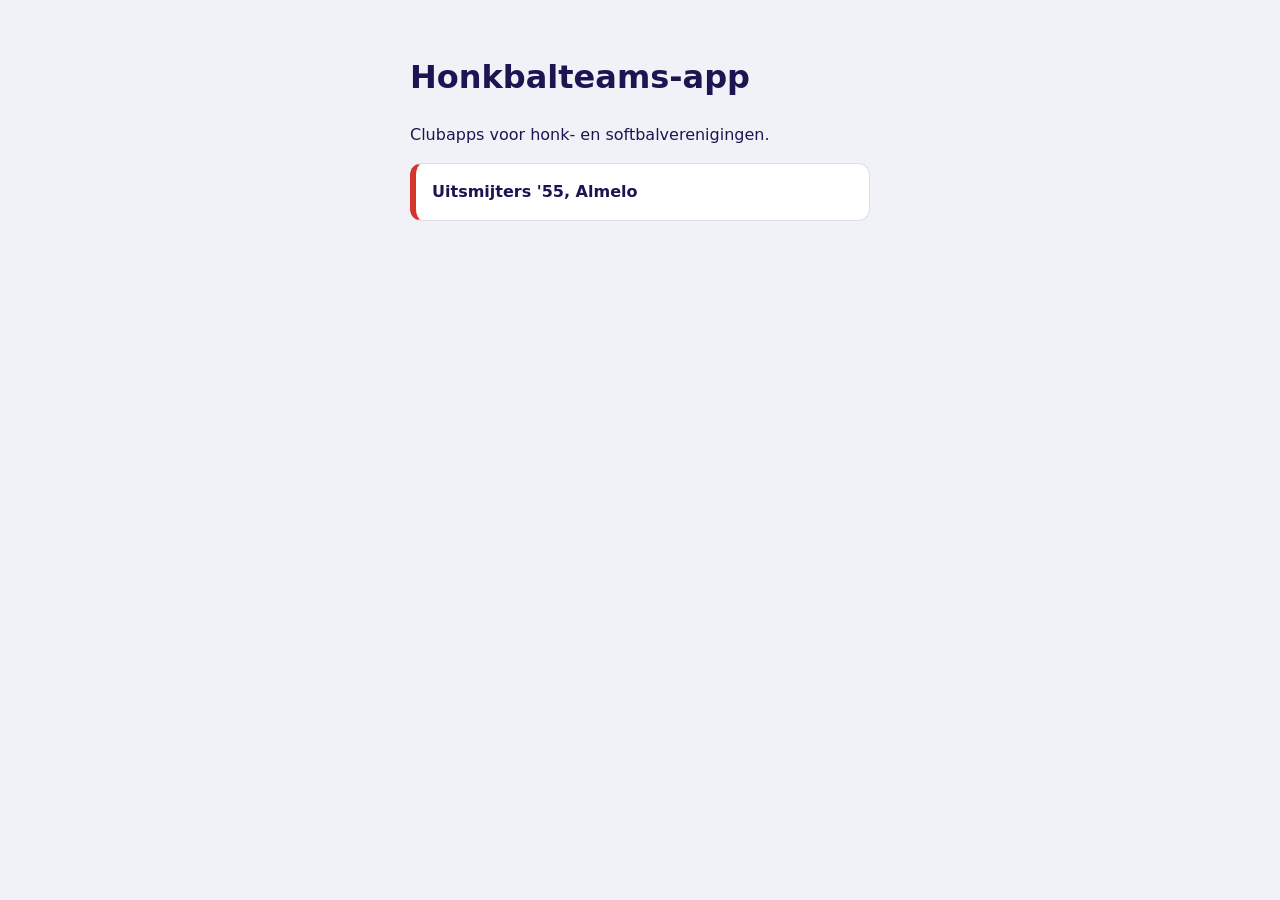
<file: index.html>
<!doctype html>
<!-- Gemaakt door scripts/build.mjs (niet hier aanpassen) -->
<html lang="nl">
<head>
<meta charset="utf-8">
<meta name="viewport" content="width=device-width,initial-scale=1">
<title>Honkbalteams-app</title>
<script>
  // Op het eigen adres van een club meteen naar de app van die club
  const clubs = {"app.uitsmijters55.nl":"u55/"};
  if (clubs[location.hostname]) location.replace(clubs[location.hostname]);
</script>
<style>
  body { font: 16px/1.5 system-ui, sans-serif; margin: 0; padding: 32px 16px; background: #f1f2f7; color: #1a1652; }
  main { max-width: 460px; margin: 0 auto; }
  a { display: block; margin-bottom: 10px; padding: 16px; background: #fff; border: 1px solid #dcdde8; border-left: 6px solid #d8342e; border-radius: 12px; color: inherit; text-decoration: none; font-weight: 600; }
</style>
</head>
<body>
<main>
  <h1>Honkbalteams-app</h1>
  <p>Clubapps voor honk- en softbalverenigingen.</p>
  <a href="u55/">Uitsmijters '55, Almelo</a>
</main>
</body>
</html>
</file>
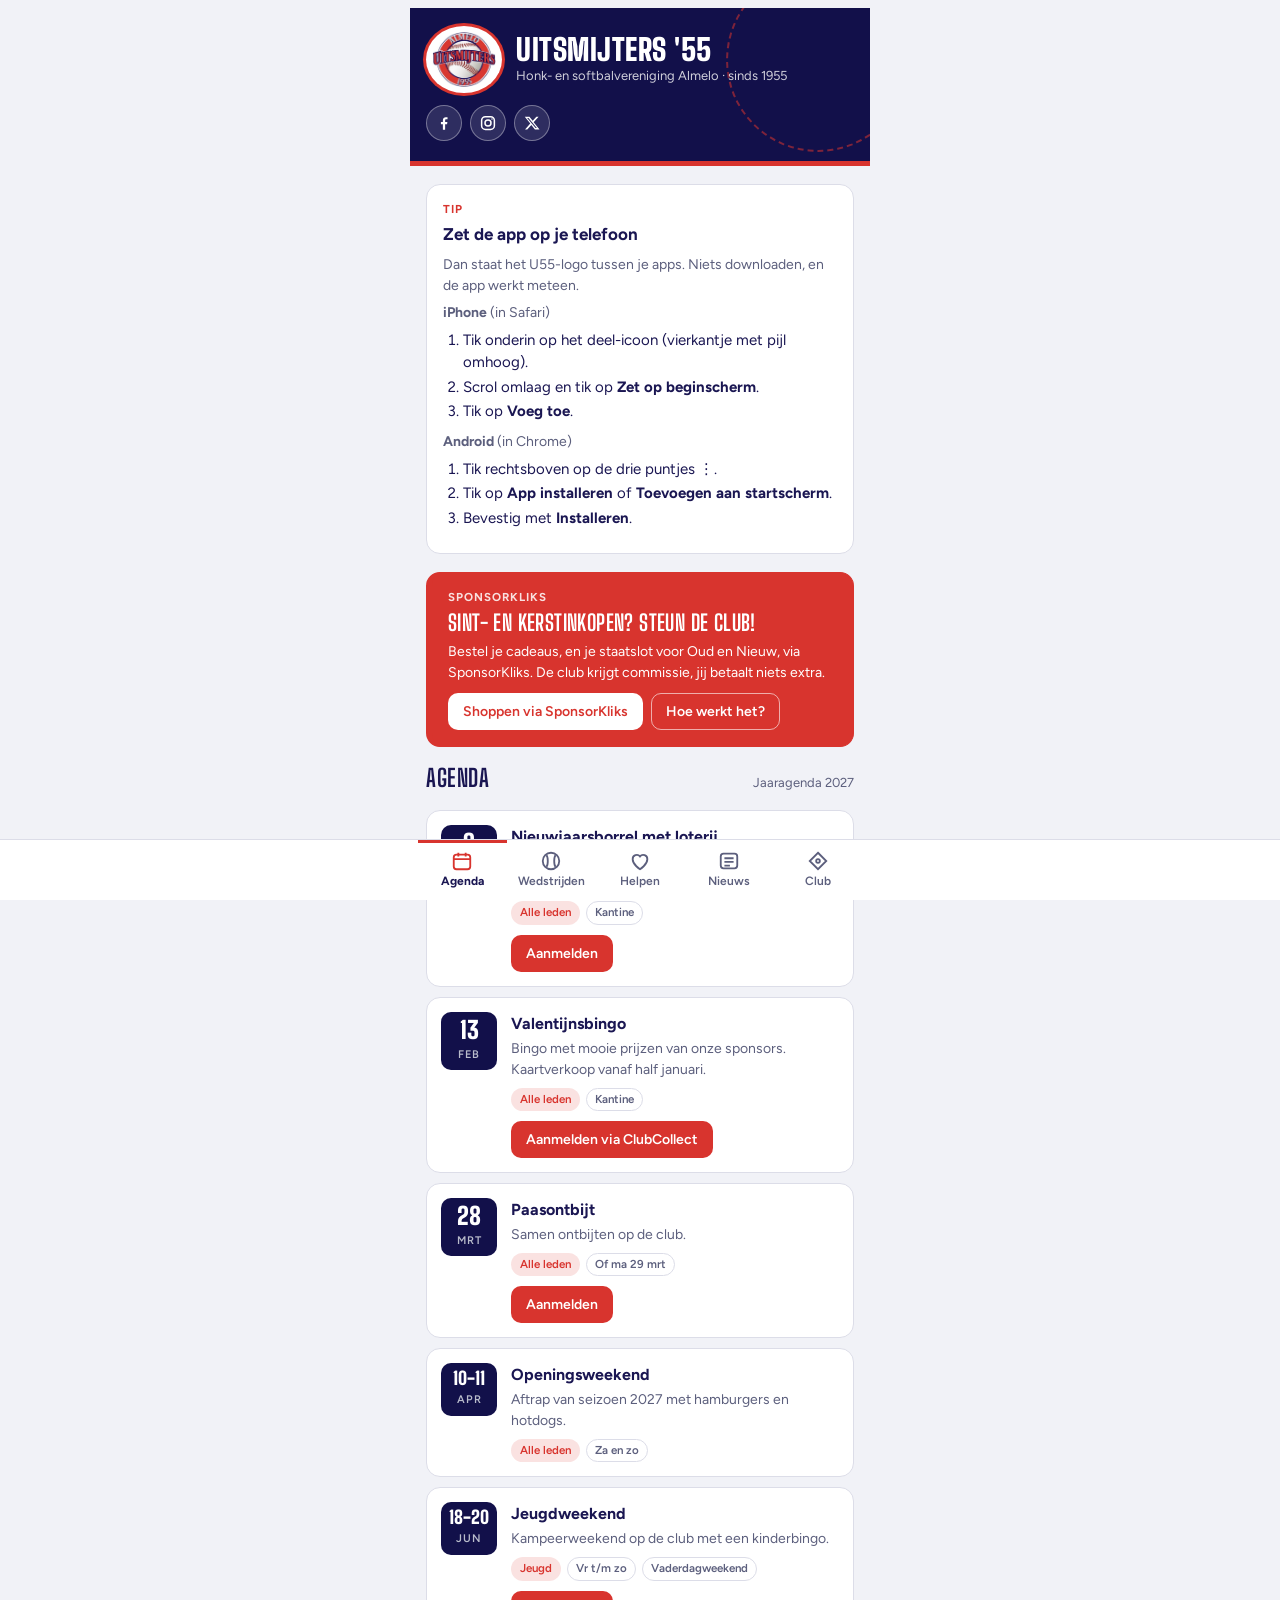
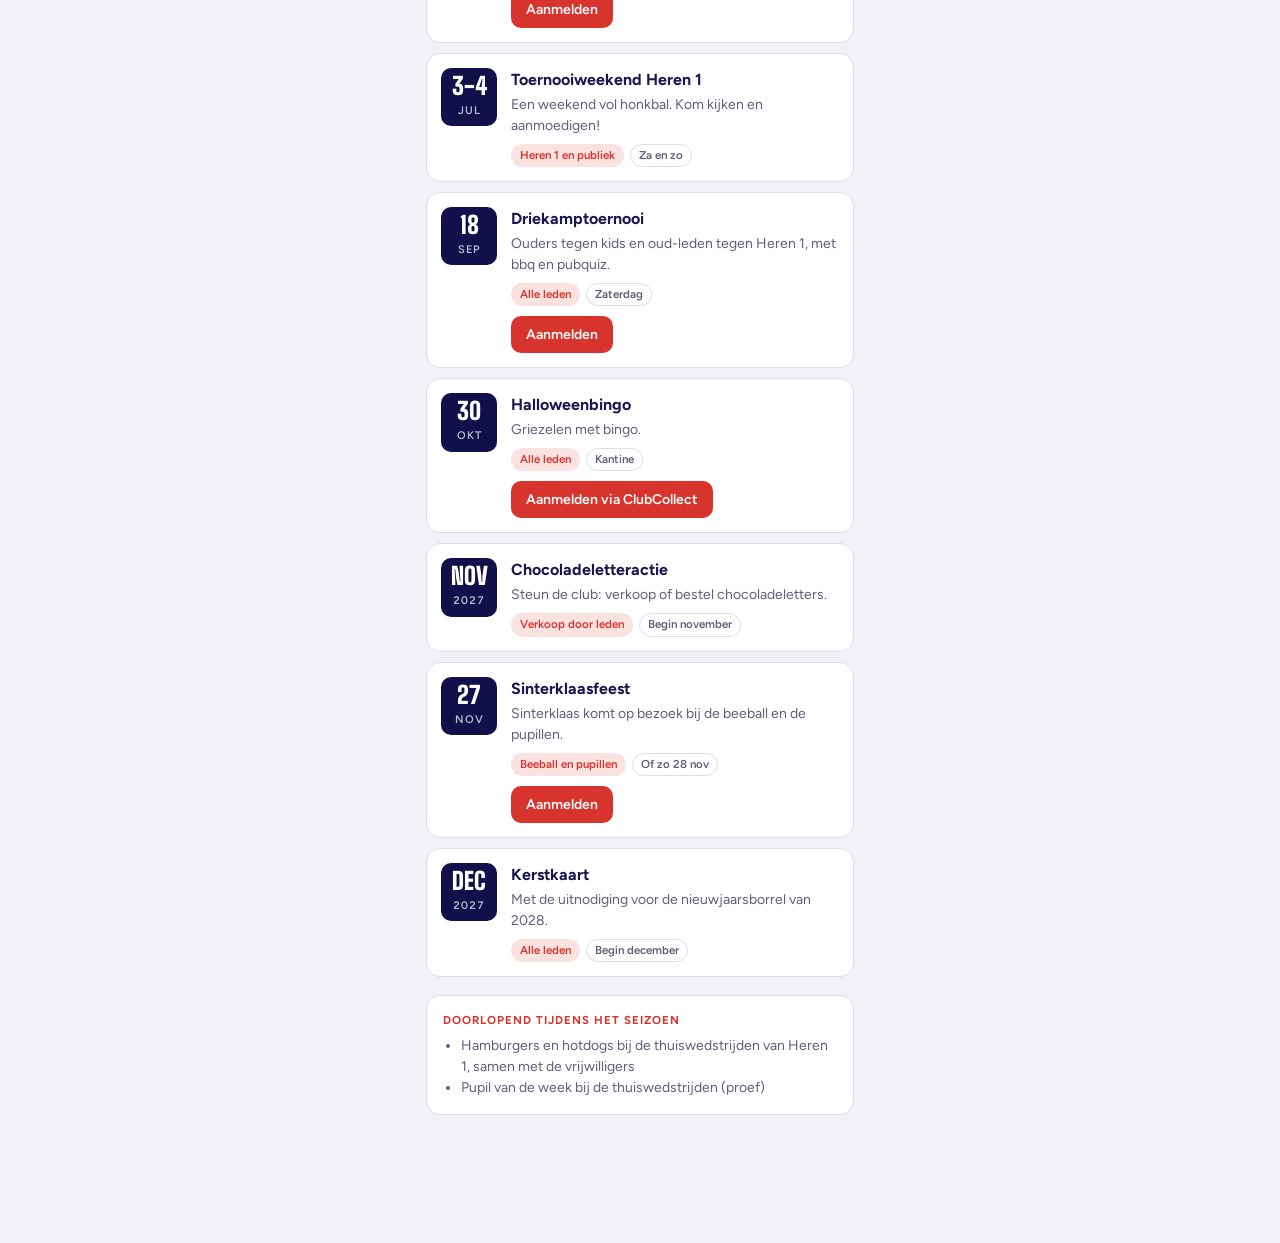
<file: u55/index.html>
<!doctype html>
<!-- Gemaakt door scripts/build.mjs uit app/index.html: pas het sjabloon aan, niet de kopie in de map van de club. -->
<html lang="nl">
<head>
<meta charset="utf-8">
<meta name="viewport" content="width=device-width,initial-scale=1,maximum-scale=1,user-scalable=no,viewport-fit=cover">
<title>Uitsmijters '55</title>
<meta name="description" content="De clubapp van honk- en softbalvereniging Uitsmijters '55 uit Almelo: agenda, wedstrijden, vrijwilligersdiensten en nieuws.">
<meta name="theme-color" content="#12104a">
<link rel="manifest" href="manifest.webmanifest">
<link rel="icon" href="icons/icon-192.png">
<link rel="apple-touch-icon" href="icons/apple-touch-icon.png">
<meta name="apple-mobile-web-app-capable" content="yes">
<meta name="apple-mobile-web-app-title" content="U55">
<link rel="preconnect" href="https://fonts.googleapis.com">
<link rel="stylesheet" href="https://fonts.googleapis.com/css2?family=Big+Shoulders+Display:wght@700;900&family=Figtree:wght@400;500;600;700&display=swap">
<link rel="stylesheet" href="style.css">
</head>
<body>
<div class="app">
  <header class="top wrap">
    <div class="brand">
      <img class="logo" alt="Logo van de club" src="icons/logo.jpg" width="76" height="65">
      <div>
        <h1 style="color:#fff" id="clubnaam"></h1>
        <div class="sub" style="color:#fff" id="clubsub"></div>
      </div>
    </div>
    <div class="kopregel"><nav class="socials" id="socials" aria-label="Volg de club"></nav></div>
  </header>
  <main class="wrap" id="main"><p class="status">Laden...</p></main>
</div>

<nav class="tabs" aria-label="Hoofdmenu">
  <div class="inner">
    <button data-tab="agenda" aria-current="page"><svg viewBox="0 0 24 24" fill="none" stroke="currentColor" stroke-width="2" aria-hidden="true"><rect x="3" y="5" width="18" height="16" rx="3"/><path d="M3 10h18M8 3v4M16 3v4"/></svg>Agenda</button>
    <button data-tab="wedstrijden"><svg viewBox="0 0 24 24" fill="none" stroke="currentColor" stroke-width="2" aria-hidden="true"><circle cx="12" cy="12" r="9"/><path d="M7 5.5c2 2 2 11 0 13M17 5.5c-2 2-2 11 0 13"/></svg>Wedstrijden</button>
    <button data-tab="helpen"><svg viewBox="0 0 24 24" fill="none" stroke="currentColor" stroke-width="2" aria-hidden="true"><path d="M12 21s-8-5-8-11a4.5 4.5 0 0 1 8-3 4.5 4.5 0 0 1 8 3c0 6-8 11-8 11z"/></svg>Helpen</button>
    <button data-tab="nieuws"><svg viewBox="0 0 24 24" fill="none" stroke="currentColor" stroke-width="2" aria-hidden="true"><rect x="3" y="4" width="18" height="16" rx="3"/><path d="M7 9h10M7 13h10M7 17h6"/></svg>Nieuws</button>
    <button data-tab="ac" hidden><svg viewBox="0 0 24 24" fill="none" stroke="currentColor" stroke-width="2" aria-hidden="true"><path d="M9 11a4 4 0 1 0 0-8 4 4 0 0 0 0 8zM3 21v-1a6 6 0 0 1 12 0v1M16 3.5a4 4 0 0 1 0 7.5M21 21v-1a6 6 0 0 0-4-5.6"/></svg>Overzicht</button>
    <button data-tab="club"><svg viewBox="0 0 24 24" fill="none" stroke="currentColor" stroke-width="2" aria-hidden="true"><path d="M12 3l9 9-9 9-9-9z"/><circle cx="12" cy="12" r="2"/></svg>Club</button>
  </div>
</nav>
<noscript><p style="padding:16px">Zet JavaScript aan om de clubapp te gebruiken.</p></noscript>
<script src="config.js"></script>
<script src="app.js"></script>
</body>
</html>
</file>
<file: u55/style.css>
/* Gemaakt door scripts/build.mjs uit app/style.css (niet hier aanpassen) */
/* Opmaak van de clubapp, gelijk voor alle clubs. Clubkleuren komen uit <club>/config.js (kleuren) en staan in de index.html van de club. */
[hidden] { display: none !important; }
/* Layout: één telefoonkolom met vaste tabbalk onderin; op desktop gecentreerd als app-scherm */
:root {
  --bg: #f1f2f7;
  --surface: #ffffff;
  --ink: #1a1652;
  --muted: #5c5f7d;
  --line: #dcdde8;
  --red: #d8342e;
  --on-red: #ffffff;
  --navy: #12104a;
  --silver: #b9bccb;
  --accent: #d8342e;
  --ok: #1d7a46;
  --t-heren: #d8342e;
  --t-u15: #1f4fa3;
  --t-u12: #13806f;
  --t-bee: #b7860b;
  --display: "Big Shoulders Display", "Arial Narrow", Impact, sans-serif;
  --body: "Figtree", system-ui, -apple-system, "Segoe UI", sans-serif;
}
@media (prefers-color-scheme: dark) { :root:not([data-theme="light"]) {
  --bg: #0b0a2c; --surface: #17154a; --ink: #eceefa; --muted: #a3a6c4; --line: #2a2766;
  --red: #ee4a43; --on-red: #ffffff; --navy: #12104a; --accent: #ff7a73; --ok: #5fd18f; --t-heren: #ff6b64; --t-u15: #7fa8ff; --t-u12: #4fd1b8; --t-bee: #f2c14e; color-scheme: dark } }
:root[data-theme="dark"] {
  --bg: #0b0a2c; --surface: #17154a; --ink: #eceefa; --muted: #a3a6c4; --line: #2a2766;
  --red: #ee4a43; --on-red: #ffffff; --navy: #12104a; --accent: #ff7a73; --ok: #5fd18f; --t-heren: #ff6b64; --t-u15: #7fa8ff; --t-u12: #4fd1b8; --t-bee: #f2c14e; color-scheme: dark }

* { box-sizing: border-box }
html, body { height: 100% }
body { background: var(--bg); color: var(--ink); font: 15px/1.5 var(--body); }
.app { max-width: 460px; margin: 0 auto; min-height: 100%; display: flex; flex-direction: column; background: var(--bg); }
.wrap { padding-left: max(16px, env(safe-area-inset-left, 0px)); padding-right: max(16px, env(safe-area-inset-right, 0px)); }

header.top { background: var(--navy); color: #fff; padding-block: 18px 20px; position: relative; overflow: hidden; border-bottom: 5px solid var(--red); }
header.top::after { content: ""; position: absolute; right: -40px; top: -40px; width: 180px; height: 180px; border-radius: 50%; border: 2px dashed color-mix(in srgb, var(--red) 55%, transparent); pointer-events: none; }
header.top .brand { display: flex; align-items: center; gap: 14px; position: relative; z-index: 1; }
.logo { width: 76px; height: auto; flex: none; background: #fff; border-radius: 50%; padding: 6px; box-shadow: 0 0 0 3px var(--red); }
header.top h1 { font: 900 30px/1 var(--display); letter-spacing: .5px; margin: 0; text-transform: uppercase; }
header.top .kopregel { display: flex; align-items: center; justify-content: space-between; gap: 10px; flex-wrap: wrap; margin-top: 12px; position: relative; z-index: 1; }
header.top .kopregel .demo { margin-top: 0; }
header.top .socials { display: flex; gap: 8px; }
header.top .socials a { width: 36px; height: 36px; border-radius: 50%; display: grid; place-items: center; background: rgba(255,255,255,.12); border: 1px solid rgba(255,255,255,.35); color: #fff; }
header.top .socials a:hover, header.top .socials a:focus-visible { background: var(--red); border-color: var(--red); }
header.top .socials svg { width: 18px; height: 18px; }
header.top .sub { font-size: 13px; opacity: .8; margin-top: 2px; }
.demo { position: relative; z-index: 1; margin-top: 14px; display: inline-flex; gap: 6px; align-items: center; background: var(--red); color: var(--on-red); font-weight: 700; font-size: 12px; padding: 4px 10px; border-radius: 999px; letter-spacing: .3px; }

main { flex: 1; padding-block: 18px 110px; display: flex; flex-direction: column; gap: 18px; }
h2 { font: 700 24px/1.1 var(--display); text-transform: uppercase; letter-spacing: .6px; margin: 0; text-wrap: balance; }
.section-head { display: flex; justify-content: space-between; align-items: baseline; gap: 12px; }
.small { font-size: 13px; color: var(--muted); }

.list { display: flex; flex-direction: column; gap: 10px; }
.item { background: var(--surface); border: 1px solid var(--line); border-radius: 14px; padding: 14px; display: grid; grid-template-columns: 56px 1fr; gap: 14px; align-items: start; }
.date { text-align: center; border-radius: 10px; background: var(--navy); color: #fff; padding-block: 6px; font-variant-numeric: tabular-nums; }
.date b { display: block; font: 900 24px/1 var(--display); text-transform: uppercase; white-space: nowrap; }
.date b.lang { font-size: 18px; }
.date span { font-size: 11px; text-transform: uppercase; letter-spacing: 1px; color: var(--silver); font-weight: 600; }
.item h3 { margin: 0 0 2px; font-size: 16px; }
.item p { margin: 0; color: var(--muted); font-size: 14px; min-width: 0; }
.tags { display: flex; flex-wrap: wrap; gap: 6px; margin-top: 8px; }
.tag { font-size: 11.5px; font-weight: 600; padding: 2px 8px; border-radius: 999px; border: 1px solid var(--line); color: var(--muted); }
.tag.wie { border-color: transparent; background: color-mix(in srgb, var(--accent) 14%, transparent); color: var(--accent); }
.row { display: flex; gap: 8px; margin-top: 10px; flex-wrap: wrap; }

button, .btn { font: 600 14px var(--body); border-radius: 10px; padding: 9px 14px; border: 1px solid var(--line); background: var(--surface); color: var(--ink); cursor: pointer; text-decoration: none; display: inline-flex; align-items: center; gap: 6px; }
button.primary, a.btn.primary { background: var(--red); color: var(--on-red); border-color: transparent; }
button:focus-visible, .btn:focus-visible, input:focus-visible, select:focus-visible { outline: 3px solid var(--accent); outline-offset: 2px; }
button:disabled { opacity: .6; cursor: not-allowed; }
button.done { background: transparent; color: var(--ok); border-color: var(--ok); }

.slots { display: flex; flex-direction: column; gap: 8px; margin-top: 10px; }
.slot { display: flex; justify-content: space-between; align-items: center; gap: 10px; padding: 8px 10px; border-radius: 10px; background: var(--bg); font-size: 14px; }

.takenlijst { border-top: 5px solid var(--navy); }
.takenlijst.ac { border-top-color: var(--red); }
.takenlijst h3 { margin: 0; font-size: 18px; }
.waarschuwing { margin-top: 8px; padding: 8px 10px; border-radius: 10px; font-size: 13px; font-weight: 600; background: color-mix(in srgb, var(--red) 10%, transparent); border: 1px solid color-mix(in srgb, var(--red) 30%, transparent); color: var(--ink); }
.taak { display: flex; align-items: flex-start; gap: 10px; padding: 9px 10px; border-radius: 10px; background: var(--bg); font-size: 14px; }
.taak input[type=checkbox] { width: 20px; height: 20px; margin: 1px 0 0; padding: 0; accent-color: var(--red); flex: none; }
.taak .wat { flex: 1; min-width: 0; }
.taak .meta { font-size: 12.5px; color: var(--muted); }
.taak .meta.laat { color: var(--red); font-weight: 600; }
.taak.klaar .titel { text-decoration: line-through; color: var(--muted); }
.taak button.weg { border: 0; background: none; color: var(--muted); font-size: 18px; line-height: 1; padding: 0 4px; cursor: pointer; }
.takenform { display: grid; grid-template-columns: 1fr 1fr; gap: 8px; margin-top: 10px; }
.takenform .vol { grid-column: 1 / -1; }
.takenform input { min-width: 0; width: 100%; box-sizing: border-box; }
.slot .open { color: var(--muted); font-size: 13px; }
.meter { height: 6px; border-radius: 6px; background: var(--line); overflow: hidden; margin-top: 6px; }
.meter i { display: block; height: 100%; background: var(--red); }

.news { background: var(--surface); border: 1px solid var(--line); border-radius: 14px; padding: 16px; }
.news .kicker { font-size: 11.5px; letter-spacing: 1px; text-transform: uppercase; font-weight: 700; color: var(--accent); }
.news h3 { margin: 4px 0 6px; font-size: 17px; text-wrap: balance; }
.news p { margin: 0; color: var(--muted); font-size: 14px; }
.news .newsimg { display: block; width: calc(100% + 32px); margin: -16px -16px 12px; border-radius: 14px 14px 0 0; aspect-ratio: 3 / 2; object-fit: cover; }
.news .newslink { display: inline-block; margin-top: 10px; font-size: 14px; font-weight: 600; color: var(--accent); }
.news { overflow: hidden; }

.homeplate { display: grid; grid-template-columns: 1fr auto; gap: 12px; align-items: center; background: var(--navy); color: #fff; border: 1px solid var(--line); border-radius: 14px; padding: 16px; }
.homeplate p { margin: 2px 0 0; opacity: .8; font-size: 13px; }
.homeplate a { background: var(--red); color: var(--on-red); border: none; }

.sheet { background: var(--surface); border: 1px solid var(--line); border-radius: 14px; padding: 16px; display: flex; flex-direction: column; gap: 12px; }
label { font-size: 13px; font-weight: 600; display: flex; flex-direction: column; gap: 4px; }
input, select { font: 16px var(--body); padding: 10px 12px; border-radius: 10px; border: 1px solid var(--line); background: var(--bg); color: var(--ink); }
.note { font-size: 12.5px; color: var(--muted); }
.toast { position: fixed; left: 50%; transform: translateX(-50%); bottom: calc(86px + env(safe-area-inset-bottom, 0px)); background: var(--ok); color: #fff; padding: 10px 16px; border-radius: 999px; font-weight: 600; font-size: 14px; z-index: 30; }


.chips { display: flex; gap: 6px; flex-wrap: wrap; }
.chip { font: 600 13px var(--body); padding: 6px 12px; border-radius: 999px; border: 1px solid var(--line); background: var(--surface); color: var(--ink); cursor: pointer; }
.chip[aria-pressed="true"] { background: var(--navy); color: #fff; border-color: var(--navy); }
.match { background: var(--surface); border: 1px solid var(--line); border-radius: 14px; padding: 12px 14px; display: flex; flex-direction: column; gap: 6px; }
.match .meta { display: flex; justify-content: space-between; gap: 8px; font-size: 12.5px; color: var(--muted); flex-wrap: wrap; }
.match .line { display: grid; grid-template-columns: 1fr auto; gap: 8px; align-items: center; font-size: 15px; }
.match .line.u55 { font-weight: 700; }
.match .score { font: 900 22px/1 var(--display); font-variant-numeric: tabular-nums; min-width: 28px; text-align: right; }
.badge { font-size: 11px; font-weight: 700; letter-spacing: .4px; text-transform: uppercase; padding: 2px 8px; border-radius: 999px; }
.badge.thuis { background: var(--red); color: var(--on-red); }
.badge.uit { border: 1px solid var(--line); color: var(--muted); }
.badge.res-w { background: color-mix(in srgb, var(--ok) 16%, transparent); color: var(--ok); }
.badge.res-l { background: color-mix(in srgb, var(--red) 14%, transparent); color: var(--red); }
.badge.res-d, .badge.res-x { border: 1px solid var(--line); color: var(--muted); }
.table-wrap { overflow-x: auto; background: var(--surface); border: 1px solid var(--line); border-radius: 14px; }
table.stand { width: 100%; border-collapse: collapse; font-size: 14px; font-variant-numeric: tabular-nums; }
table.stand th, table.stand td { padding: 8px 10px; text-align: right; border-bottom: 1px solid var(--line); white-space: nowrap; }
table.stand th:nth-child(2), table.stand td:nth-child(2) { text-align: left; white-space: normal; }
table.stand th { font-size: 11.5px; text-transform: uppercase; letter-spacing: .5px; color: var(--muted); }
table.stand tr.u55 td { font-weight: 700; background: color-mix(in srgb, var(--red) 10%, transparent); }
table.stand tr:last-child td { border-bottom: none; }
.bron { font-size: 12px; color: var(--muted); }

.weekend { background: var(--navy); color: #fff; border-radius: 16px; padding: 16px; display: flex; flex-direction: column; gap: 10px; border-left: 6px solid var(--red); }
.weekend h2 { color: #fff; }
.weekend .sub { font-size: 13px; color: var(--silver); }
.weekend .rij[class*="t-"] { border-left: 4px solid var(--tc); padding-left: 10px; margin-left: -4px; }
.weekend .rij { display: grid; grid-template-columns: 64px 1fr; gap: 12px; align-items: center; padding-top: 10px; border-top: 1px solid rgba(255,255,255,.15); }
.weekend .tijd { font: 900 20px/1 var(--display); font-variant-numeric: tabular-nums; }
.weekend .tijd span { display: block; font: 600 11px var(--body); text-transform: uppercase; letter-spacing: 1px; color: var(--silver); margin-top: 3px; }
.weekend .wie { min-width: 0; }
.weekend .wie b { display: block; font-size: 15px; }
.weekend .wie small { color: var(--silver); font-size: 12.5px; }
.weekend.uit { background: var(--surface); color: var(--ink); border: 1px solid var(--line); border-left: 6px solid var(--silver); }
.weekend.uit h2 { color: var(--ink); }
.weekend.uit .sub, .weekend.uit .tijd span, .weekend.uit .wie small { color: var(--muted); }
.weekend.uit .rij { border-top-color: var(--line); }
.match { border-left: 5px solid var(--tc, var(--line)); }
.match[class*="t-"] { background: var(--tcl); border-color: var(--tcm); border-left-color: var(--tc); }
.chip.t-heren, .chip.t-u15, .chip.t-u12 { background: var(--tcl); }
.table-wrap[class*="t-"] { border-top: 4px solid var(--tc); }
.table-wrap[class*="t-"] tr.u55 td { background: var(--tcm); }
.t-heren { --tc: var(--t-heren); --tcl: rgba(216, 52, 46, .10); --tcm: rgba(216, 52, 46, .18); }
.t-u15 { --tc: var(--t-u15); --tcl: rgba(31, 79, 163, .10); --tcm: rgba(31, 79, 163, .18); }
.t-u12 { --tc: var(--t-u12); --tcl: rgba(19, 128, 111, .10); --tcm: rgba(19, 128, 111, .18); }
.t-bee { --tc: var(--t-bee); --tcl: rgba(183, 134, 11, .12); --tcm: rgba(183, 134, 11, .20); }

.tiles { display: grid; grid-template-columns: repeat(2, minmax(0, 1fr)); gap: 10px; }
.tilegroup h3 { margin: 0 0 8px; font-size: 13px; letter-spacing: 1px; text-transform: uppercase; color: var(--muted); }
a.tile { display: flex; flex-direction: column; gap: 6px; min-height: 92px; padding: 14px; border-radius: 14px; background: var(--surface); border: 1px solid var(--line); border-top: 4px solid var(--navy); color: var(--text); text-decoration: none; }
a.tile:active { transform: scale(.98); }
a.tile:focus-visible { outline: 3px solid var(--accent); outline-offset: 2px; }
a.tile svg { width: 24px; height: 24px; color: var(--accent); flex: none; }
a.tile b { font-size: 15px; line-height: 1.25; }
a.tile span { font-size: 12.5px; color: var(--muted); line-height: 1.3; }
a.tile[class*="t-"] { background: var(--tcl); border-color: var(--tcm); border-top-color: var(--tc); }
a.tile[class*="t-"] svg { color: var(--tc); }
.tilefoot { font-size: 12.5px; color: var(--muted); text-align: center; }
.badge.team { background: var(--tcm); color: var(--tc); }
.chip.t-heren, .chip.t-u15, .chip.t-u12 { border-color: var(--tc); color: var(--tc); }
.chip[aria-pressed="true"].t-heren, .chip[aria-pressed="true"].t-u15, .chip[aria-pressed="true"].t-u12 { background: var(--tc); color: #fff; }
.weekend .wie .badge.team { vertical-align: 2px; }
.weekend:not(.uit) .badge.team { background: #fff; }
nav.tabs { position: fixed; left: 0; right: 0; bottom: 0; z-index: 20; background: var(--surface); border-top: 1px solid var(--line); padding-bottom: env(safe-area-inset-bottom, 0px); }
nav.tabs .inner { max-width: 460px; margin: 0 auto; display: grid; grid-auto-flow: column; grid-auto-columns: 1fr; padding-left: max(8px, env(safe-area-inset-left, 0px)); padding-right: max(8px, env(safe-area-inset-right, 0px)); }
nav.tabs button { border: none; background: none; border-radius: 0; flex-direction: column; gap: 2px; padding: 10px 4px 12px; color: var(--muted); font-size: 12px; justify-content: center; }
nav.tabs button svg { width: 22px; height: 22px; }
nav.tabs button[aria-current="page"] { color: var(--ink); font-weight: 700; box-shadow: inset 0 3px 0 var(--red); }
nav.tabs button[aria-current="page"] svg { color: var(--red); }
@media (prefers-reduced-motion: no-preference) { .view { animation: in .2s ease-out } @keyframes in { from { opacity: .4; transform: translateY(4px) } to { opacity: 1; transform: none } } }

/* Echte app: extra onderdelen */
.status { font-size: 13px; color: var(--muted); background: var(--surface); border: 1px dashed var(--line); border-radius: 10px; padding: 8px 12px; }
.status.fout { border-color: var(--red); color: var(--ink); }
.login { display: flex; justify-content: center; }
.login button { font-size: 13px; background: none; border: none; color: var(--muted); text-decoration: underline; }
.leeg { font-size: 14px; color: var(--muted); margin: 0; }
.bezet { color: var(--muted); font-size: 13px; font-weight: 600; }
textarea { font: 16px var(--body); padding: 10px 12px; border-radius: 10px; border: 1px solid var(--line); background: var(--bg); color: var(--ink); }

.sponsor { background: var(--surface); border: 1px solid var(--line); border-left: 6px solid var(--red); border-radius: 14px; padding: 16px; }
.sponsor.actie { background: var(--red); color: var(--on-red); border-color: var(--red); }
.sponsor .kicker { font-size: 11.5px; letter-spacing: 1px; text-transform: uppercase; font-weight: 700; color: var(--accent); }
.sponsor.actie .kicker { color: var(--on-red); opacity: .85; }
.sponsor h3 { margin: 4px 0 6px; font: 700 22px/1.1 var(--display); text-transform: uppercase; letter-spacing: .4px; text-wrap: balance; }
.sponsor p { margin: 0; font-size: 14px; }
.sponsor.actie a.btn.primary { background: var(--on-red); color: var(--red); }
.sponsor.actie a.btn:not(.primary) { background: transparent; color: var(--on-red); border-color: color-mix(in srgb, var(--on-red) 60%, transparent); }

.install ol { margin: 4px 0 8px; padding-left: 20px; }
.install ol li { margin: 2px 0; }
.install p { margin: 6px 0; }

/* Geen in- en uitzoomen in de app; vegen tussen tabbladen */
html, body { touch-action: pan-x pan-y; -webkit-text-size-adjust: 100%; }
main { touch-action: pan-y; }
.table-wrap { touch-action: pan-x pan-y; }
@keyframes inLinks { from { opacity: .4; transform: translateX(28px); } to { opacity: 1; transform: none; } }
@keyframes inRechts { from { opacity: .4; transform: translateX(-28px); } to { opacity: 1; transform: none; } }
.view.veeg-links { animation: inLinks .18s ease-out; }
.view.veeg-rechts { animation: inRechts .18s ease-out; }
</file>
